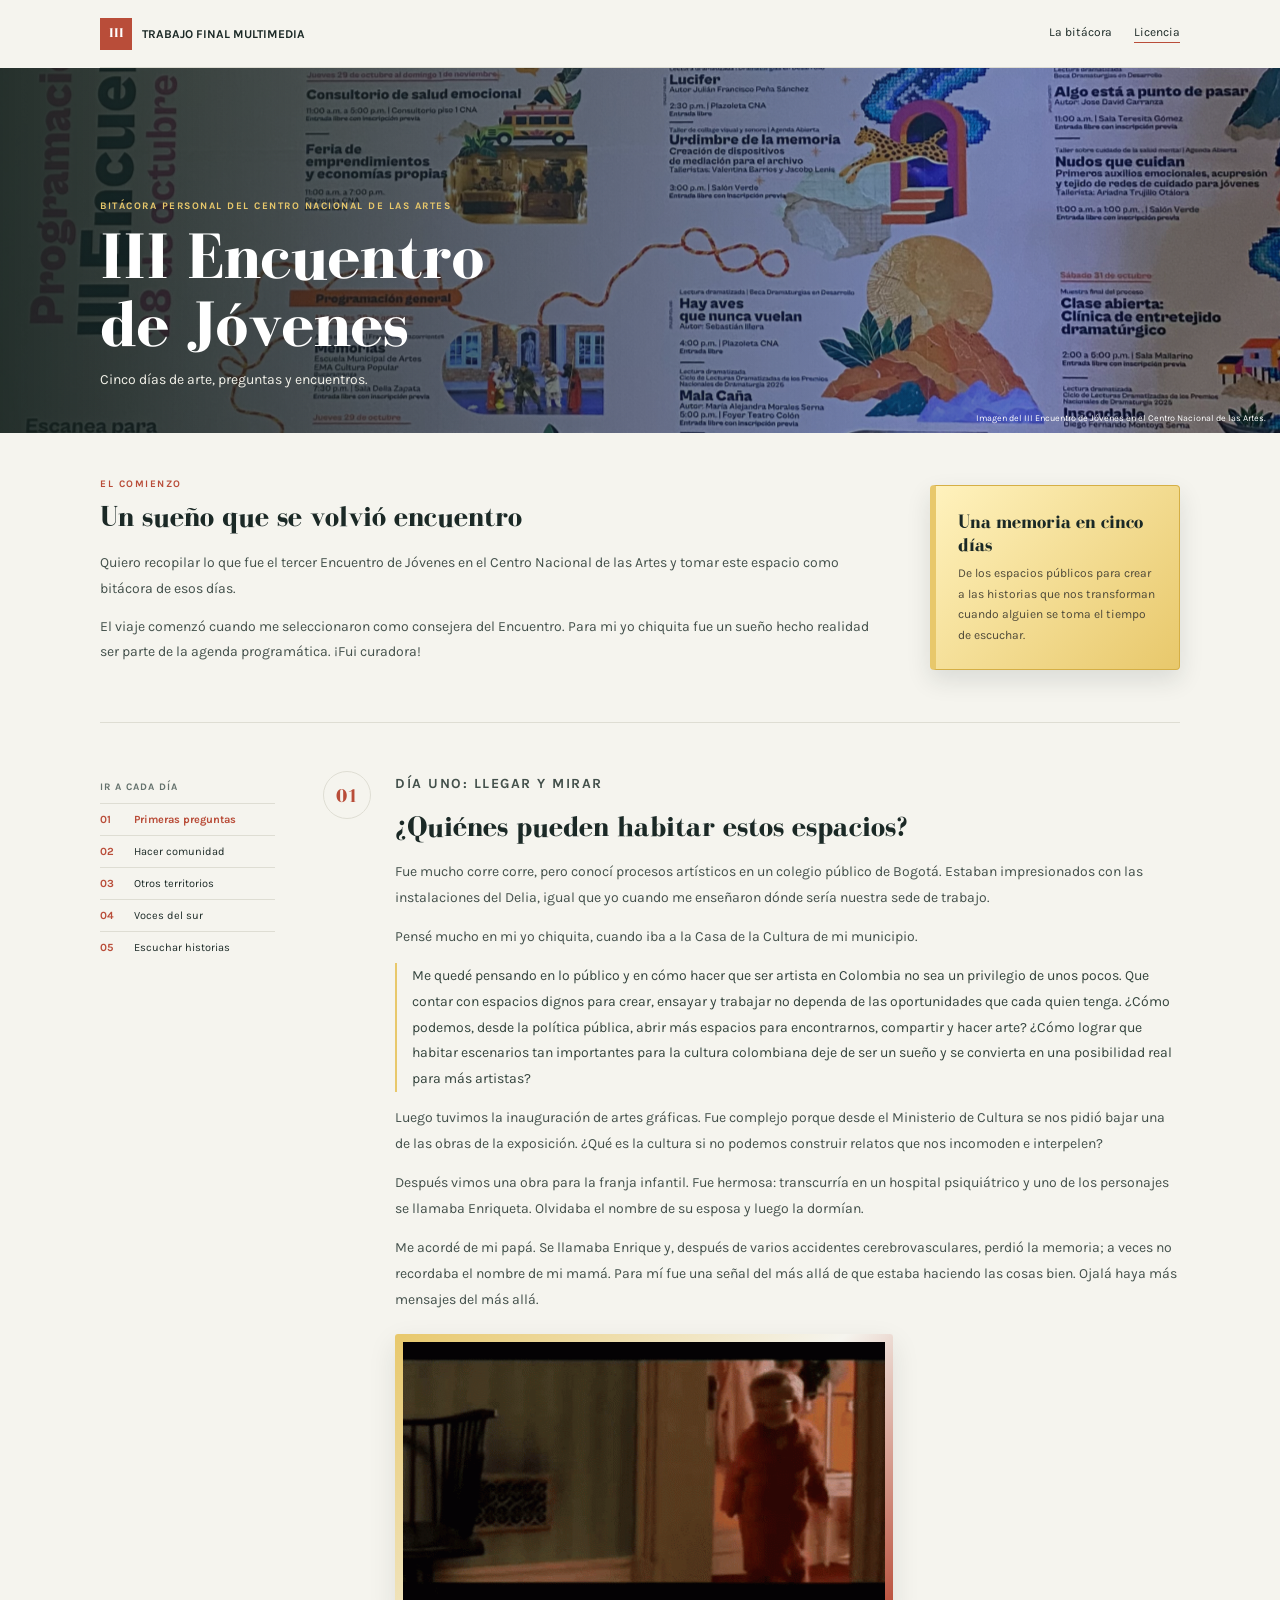
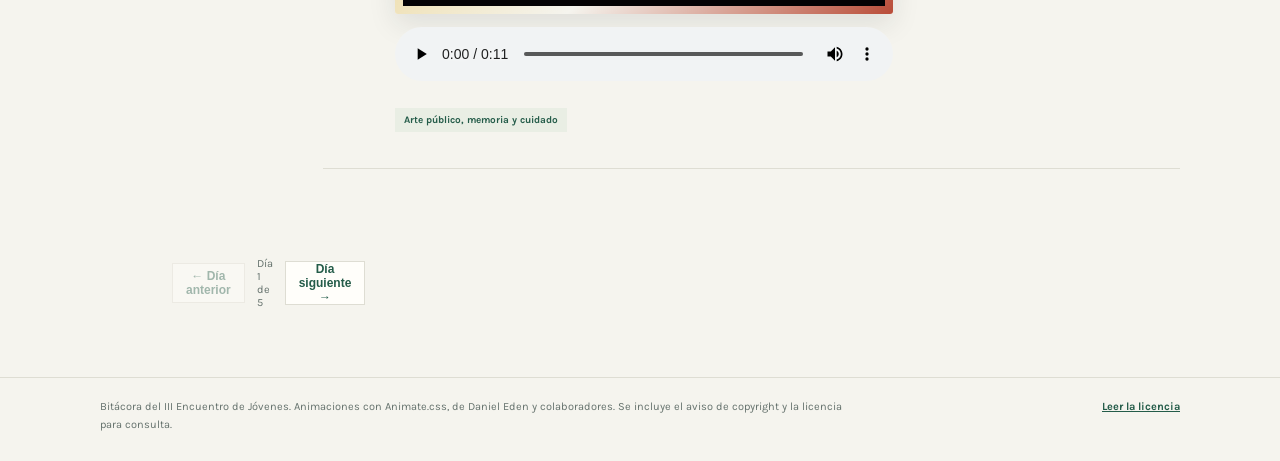
<file: index.html>
<!DOCTYPE html>
<html lang="es">
<head>
	<meta charset="utf-8" />
	<meta name="viewport" content="width=device-width, initial-scale=1" />
	<meta name="description" content="Bitácora personal del III Encuentro de Jóvenes en el Centro Nacional de las Artes." />
	<title>Bitácora | III Encuentro de Jóvenes</title>
	<link rel="preconnect" href="https://fonts.googleapis.com" />
	<link rel="preconnect" href="https://fonts.gstatic.com" crossorigin />
	<link href="https://fonts.googleapis.com/css2?family=Karla:wght@400;500;600;700&display=swap" rel="stylesheet" />
	<link rel="stylesheet" href="https://cdnjs.cloudflare.com/ajax/libs/animate.css/4.1.1/animate.min.css" />
	<link rel="stylesheet" href="estilos.css" />
</head>
<body>
	<header class="topbar shell">
		<a class="brand" href="#inicio"><span class="brand-mark">III</span> TRABAJO FINAL MULTIMEDIA</a>
		<nav aria-label="Navegación principal"><a href="#bitacora">La bitácora</a><a class="license" href="licencia/LICENSE.txt">Licencia</a></nav>
	</header>
	<section class="cover" id="inicio" aria-labelledby="page-title">
		<img src="FOTOS/1.%20imagen%20encuentro%20de%20jovenes.jpg" alt="Fotografía de la programación del III Encuentro de Jóvenes en el Centro Nacional de las Artes." />
		<div class="cover-content animate__animated animate__fadeInUp">
			<p class="eyebrow">Bitácora personal del Centro Nacional de las Artes</p>
			<h1 id="page-title">III Encuentro<br />de Jóvenes</h1>
			<p>Cinco días de arte, preguntas y encuentros.</p>
		</div>
		<span class="caption">Imagen del III Encuentro de Jóvenes en el Centro Nacional de las Artes.</span>
	</section>
	<section class="intro shell" aria-labelledby="intro-title">
		<div>
			<p class="eyebrow">El comienzo</p>
			<h2 id="intro-title">Un sueño que se volvió encuentro</h2>
			<p>Quiero recopilar lo que fue el tercer Encuentro de Jóvenes en el Centro Nacional de las Artes y tomar este espacio como bitácora de esos días.</p>
			<p>El viaje comenzó cuando me seleccionaron como consejera del Encuentro. Para mi yo chiquita fue un sueño hecho realidad ser parte de la agenda programática. ¡Fui curadora!</p>
		</div>
		<aside class="aside"><strong>Una memoria en cinco días</strong>De los espacios públicos para crear a las historias que nos transforman cuando alguien se toma el tiempo de escuchar.</aside>
	</section>
	<main class="journal shell" id="bitacora">
		<nav class="day-nav" aria-label="Entradas por día">
			<p>Ir a cada día</p>
			<a href="#dia-1"><span>01</span>Primeras preguntas</a>
			<a href="#dia-2"><span>02</span>Hacer comunidad</a>
			<a href="#dia-3"><span>03</span>Otros territorios</a>
			<a href="#dia-4"><span>04</span>Voces del sur</a>
			<a href="#dia-5"><span>05</span>Escuchar historias</a>
		</nav>
		<div class="entries">
			<article class="entry" id="dia-1">
				<div class="number" aria-hidden="true">01</div><div>
					<p class="entry-label">Día uno: Llegar y mirar</p><h2>¿Quiénes pueden habitar estos espacios?</h2>
					<p>Fue mucho corre corre, pero conocí procesos artísticos en un colegio público de Bogotá. Estaban impresionados con las instalaciones del Delia, igual que yo cuando me enseñaron dónde sería nuestra sede de trabajo.</p>
					<p>Pensé mucho en mi yo chiquita, cuando iba a la Casa de la Cultura de mi municipio.</p>
					<p class="thought">Me quedé pensando en lo público y en cómo hacer que ser artista en Colombia no sea un privilegio de unos pocos. Que contar con espacios dignos para crear, ensayar y trabajar no dependa de las oportunidades que cada quien tenga. ¿Cómo podemos, desde la política pública, abrir más espacios para encontrarnos, compartir y hacer arte? ¿Cómo lograr que habitar escenarios tan importantes para la cultura colombiana deje de ser un sueño y se convierta en una posibilidad real para más artistas?</p>
					<p>Luego tuvimos la inauguración de artes gráficas. Fue complejo porque desde el Ministerio de Cultura se nos pidió bajar una de las obras de la exposición. ¿Qué es la cultura si no podemos construir relatos que nos incomoden e interpelen?</p>
					<p>Después vimos una obra para la franja infantil. Fue hermosa: transcurría en un hospital psiquiátrico y uno de los personajes se llamaba Enriqueta. Olvidaba el nombre de su esposa y luego la dormían.</p>
					<p>Me acordé de mi papá. Se llamaba Enrique y, después de varios accidentes cerebrovasculares, perdió la memoria; a veces no recordaba el nombre de mi mamá. Para mí fue una señal del más allá de que estaba haciendo las cosas bien. Ojalá haya más mensajes del más allá.</p>
					<div class="entry-media">
						<img src="FOTOS/Es%20hoy%20es%20hoy%20.gif" alt="GIF de Stuart Little con el texto Es hoy" loading="lazy" />
						<audio controls preload="metadata" aria-label="Sonido del primer día">
							<source src="FOTOS/Stuart%20Little%20-%20Es%20hoy,%20es%20hoy.mp3" type="audio/mpeg" />
							Tu navegador no admite la reproducción de audio.
						</audio>
					</div>
					<span class="tag">Arte público, memoria y cuidado</span>
				</div>
			</article>
			<article class="entry" id="dia-2">
				<div class="number" aria-hidden="true">02</div><div>
					<p class="entry-label">Día dos: El público también se construye</p><h2>Encontrarnos para hacer comunidad</h2>
					<p>Este día fue peculiar. Llegué en la tarde por el trabajo, pero fue hermoso ver cómo un colectivo de danza de Bucaramanga se presentó en el Delia. Hacen danza contemporánea e improvisación de contacto, un lenguaje que vemos en corporal.</p>
					<div class="entry-media">
						<p class="entry-media-title">Danza de contacto</p>
						<video controls preload="metadata" playsinline aria-label="Video de danza de contacto">
							<source src="FOTOS/danza-contacto-web.mp4" type="video/mp4" />
							Tu navegador no admite la reproducción de video.
						</video>
						<p class="entry-media-title">Acompaña con música</p>
						<audio controls preload="metadata" aria-label="The Blaze, TERRITORY">
							<source src="FOTOS/The%20Blaze%20-%20TERRITORY%20%28Official%20Video%29.mp3" type="audio/mpeg" />
							Tu navegador no admite la reproducción de audio.
						</audio>
					</div>
					<p>No hubo mucho público y eso me dejó pensando en la divulgación de los encuentros culturales. En Bogotá necesitamos crear comunidad y escuela de público para las artes: que estos espacios se conozcan, se habiten y se sientan propios.</p>
					<span class="tag">Danza, público y comunidad</span>
				</div>
			</article>
			<article class="entry" id="dia-3">
				<div class="number" aria-hidden="true">03</div><div>
					<p class="entry-label">Día tres: Escuchar otros territorios</p><h2>El país también cabe en una conversación</h2>
					<p>Este día fue hermoso. Tuvimos un encuentro entre artistas, asesores y consejeres del Encuentro. Fue un espacio muy bonito porque nos permitió conocer realidades culturales de nuestro país más allá de Bogotá y escuchar de primera mano los desafíos de quienes hacen arte en otros territorios.</p>
					<p>Nos hablaron de Pasto, donde no existe una oferta de formación profesional en artes escénicas, y de Tumaco, donde hay numerosas sabedoras y sabedores cuyos conocimientos y trayectorias no cuentan con una certificación formal. Eso les impide acceder a convocatorias, pues no tienen cómo acreditar sus saberes y experiencia.</p>
					<p>Más tarde vimos la obra de Pasto en el Teatro Colón. Los artistas estaban muy emocionados de presentarse en un escenario tan importante y de haber llegado hasta allí, a pesar de las barreras que enfrentan quienes hacen arte en Nariño. Fue muy bonito ver lo que significaba para ellos ocupar ese espacio.</p>
					<div class="entry-media">
						<img src="FOTOS/equipo-artistas-asesores.png" alt="Equipo de artistas, asesores y consejeres reunidos durante el Encuentro de Jóvenes." loading="lazy" />
					</div>
					<span class="tag">Pasto, Tumaco y Nariño</span>
				</div>
			</article>
			<article class="entry" id="dia-4">
				<div class="number" aria-hidden="true">04</div><div>
					<p class="entry-label">Día cuatro: Sonidos que nos acercan</p><h2>La radio también es un lugar de encuentro</h2>
					<p>Tuvimos un día de radio comunitaria con Ondanza, un colectivo que hace radio desde los sonidos del sur.</p>
					<p>En la noche estuvo Chureo Callejero en el Teatro Colón. Fue muy chévere tenerlos ese día.</p>
					<div class="entry-media">
						<p class="entry-media-title">Ondanza</p>
						<video controls preload="metadata" playsinline aria-label="Video de Ondanza">
							<source src="FOTOS/Ondanza-web.mp4" type="video/mp4" />
							Tu navegador no admite la reproducción de video.
						</video>
						<p class="entry-media-title">Chureo Callejero: KANALETE</p>
						<audio controls preload="metadata" aria-label="Audio de Chureo Callejero, KANALETE">
							<source src="FOTOS/Chureo%20Callejero%20-%20KANALETE%20%28Official%20Video%29.mp3" type="audio/mpeg" />
							Tu navegador no admite la reproducción de audio.
						</audio>
					</div>
					<span class="tag">Ondanza, radio comunitaria y Chureo Callejero</span>
				</div>
			</article>
			<article class="entry" id="dia-5">
				<div class="number" aria-hidden="true">05</div><div>
					<p class="entry-label">Día cinco: Cerrar escuchando</p><h2>El grito que encontró palabras</h2>
					<p>Ya estábamos llegando al cierre del Encuentro, pero me enfermé; creo que fue por el estrés. Aun así, cerramos con danza y narración oral.</p>
					<p>Una de las obras fue <em>El grito de la Mona</em>. Nos hizo pensar en cómo la educación puede transformar vidas y en que, a veces, uno de los actos más transformadores de enseñar es simplemente escuchar con atención las historias de los estudiantes.</p>
					<p>Nos contaron la historia de un chico que pasaba mucho tiempo solo porque sus papás trabajaban todo el día. Casi nunca hacía las tareas que le dejaba su profesor, hasta que un día decidió escribirle una carta a la niña que le gustaba, la Mona. Por primera vez dejó de gritar y encontró en las palabras una forma de expresar lo que sentía.</p>
					<p class="thought">Y todo porque un profesor, de esos locos soñadores que creen que la educación puede cambiar el mundo, se tomó el tiempo de escucharlo y descubrió que, detrás de sus gritos, había una historia que merecía ser contada.</p>
					<div class="entry-media">
						<p class="entry-media-title">El grito de la Mona</p>
						<video controls preload="metadata" playsinline aria-label="Video de El grito de la Mona">
							<source src="FOTOS/la-mona-web.mp4" type="video/mp4" />
							Tu navegador no admite la reproducción de video.
						</video>
					</div>
					<span class="tag">Educación, escucha y narración oral</span>
				</div>
			</article>
		</div>
		<div class="pager" aria-label="Cambiar de día">
			<button id="previous-day" type="button">← Día anterior</button>
			<span class="pager-current" id="day-count" aria-live="polite"></span>
			<button id="next-day" type="button">Día siguiente →</button>
		</div>
	</main>
	<footer><div class="shell"><p>Bitácora del III Encuentro de Jóvenes. Animaciones con Animate.css, de Daniel Eden y colaboradores. Se incluye el aviso de copyright y la licencia para consulta.</p><a href="licencia/LICENSE.txt">Leer la licencia</a></div></footer>
	<script>
		const entries = Array.from(document.querySelectorAll(".entry"));
		const dayLinks = Array.from(document.querySelectorAll(".day-nav a"));
		const previousButton = document.querySelector("#previous-day");
		const nextButton = document.querySelector("#next-day");
		const dayCount = document.querySelector("#day-count");
		let currentDay = 0;

		function showDay(index, updateUrl = false) {
			const nextDay = Math.max(0, Math.min(index, entries.length - 1));
			const isPrevious = nextDay < currentDay;
			currentDay = nextDay;
			entries.forEach((entry, entryIndex) => {
				const isActive = entryIndex === currentDay;
				entry.classList.toggle("from-previous", isActive && isPrevious);
				entry.classList.toggle("is-active", isActive);
				if (entryIndex === currentDay) entry.setAttribute("aria-current", "true");
				else entry.removeAttribute("aria-current");
			});
			dayLinks.forEach((link, linkIndex) => {
				if (linkIndex === currentDay) link.setAttribute("aria-current", "page");
				else link.removeAttribute("aria-current");
			});
			previousButton.disabled = currentDay === 0;
			nextButton.disabled = currentDay === entries.length - 1;
			dayCount.textContent = `Día ${currentDay + 1} de ${entries.length}`;
			if (updateUrl) history.pushState(null, "", `#${entries[currentDay].id}`);
		}

		dayLinks.forEach((link, index) => link.addEventListener("click", (event) => {
			event.preventDefault();
			showDay(index, true);
			document.querySelector("#bitacora").scrollIntoView({ behavior: "smooth", block: "start" });
		}));
		previousButton.addEventListener("click", () => {
			showDay(currentDay - 1, true);
			document.querySelector("#bitacora").scrollIntoView({ behavior: "smooth", block: "start" });
		});
		nextButton.addEventListener("click", () => {
			showDay(currentDay + 1, true);
			document.querySelector("#bitacora").scrollIntoView({ behavior: "smooth", block: "start" });
		});
		window.addEventListener("popstate", () => {
			const index = entries.findIndex((entry) => `#${entry.id}` === window.location.hash);
			showDay(index < 0 ? 0 : index);
		});

		const initialDay = entries.findIndex((entry) => `#${entry.id}` === window.location.hash);
		showDay(initialDay < 0 ? 0 : initialDay);
	</script>
</body>
</html>
</file>
<file: estilos.css>
/* Fuentes */
@font-face {
	font-family: "Bodoni FLF";
	src: url("fonts/BodoniFLF-Roman.ttf") format("truetype");
	font-style: normal;
	font-weight: 400;
	font-display: swap;
}

@font-face {
	font-family: "Bodoni FLF";
	src: url("fonts/BodoniFLF-Italic.ttf") format("truetype");
	font-style: italic;
	font-weight: 400;
	font-display: swap;
}

@font-face {
	font-family: "Bodoni FLF";
	src: url("fonts/BodoniFLF-Bold.ttf") format("truetype");
	font-style: normal;
	font-weight: 700;
	font-display: swap;
}

@font-face {
	font-family: "Bodoni FLF";
	src: url("fonts/BodoniFLF-BoldItalic.ttf") format("truetype");
	font-style: italic;
	font-weight: 700;
	font-display: swap;
}

/* Colores y estilos base */
:root {
	--ink: #1b2926;
	--muted: #64716c;
	--paper: #f5f4ee;
	--green: #245c49;
	--red: #b94d39;
	--yellow: #e8c86b;
	--line: #deddd3;
	font-family: "Karla", sans-serif;
	color: var(--ink);
	background: var(--paper);
	scroll-behavior: smooth;
}

* {
	box-sizing: border-box;
}

body {
	min-width: 320px;
	margin: 0;
}

a {
	color: inherit;
}

nav {
	display: flex;
	gap: 22px;
	font-size: 12px;
}

nav a {
	text-decoration: none;
}

nav a:hover {
	color: var(--red);
}

.shell {
	width: min(1080px, calc(100% - 44px));
	margin: 0 auto;
}

/* Encabezado y portada */
.topbar {
	height: 68px;
	display: flex;
	align-items: center;
	justify-content: space-between;
	border-bottom: 1px solid var(--line);
}

.brand {
	display: flex;
	align-items: center;
	gap: 10px;
	font-size: 12px;
	font-weight: 700;
	text-decoration: none;
}

.brand-mark {
	width: 32px;
	height: 32px;
	display: grid;
	place-items: center;
	background: var(--red);
	color: #fff;
	font: 700 13px "Bodoni FLF", Georgia, serif;
}

.license {
	padding-bottom: 3px;
	border-bottom: 1px solid var(--red);
}

.cover {
	position: relative;
	min-height: 365px;
	display: flex;
	align-items: end;
	overflow: hidden;
	background:
		radial-gradient(circle at 80% 20%, #e8c86b66, transparent 28%),
		linear-gradient(135deg, #245c49, #b94d39);
	color: #fff;
}

.cover img {
	position: absolute;
	inset: 0;
	width: 100%;
	height: 100%;
	object-fit: cover;
	object-position: center 55%;
	animation: cover-entry 1.4s cubic-bezier(.2, .7, .2, 1) both, cover-drift 14s ease-in-out 1.4s infinite alternate;
}

.cover::after {
	position: absolute;
	inset: 0;
	background: linear-gradient(90deg, #16241fe8, #16241f75 55%, #16241f20);
	content: "";
}

.cover-content {
	position: relative;
	z-index: 1;
	width: min(1080px, calc(100% - 44px));
	margin: 0 auto;
	padding: 45px 0;
}

.eyebrow,
.entry-label {
	color: var(--red);
	font-size: 10px;
	font-weight: 700;
	letter-spacing: 1.5px;
	text-transform: uppercase;
}

.cover .eyebrow {
	color: var(--yellow);
}

h1 {
	margin: 10px 0;
	font: 700 clamp(40px, 6vw, 66px)/1.04 "Bodoni FLF", Georgia, serif;
}

#page-title {
	animation: title-shift 6s ease-in-out infinite, title-breath 3.2s ease-in-out infinite;
}

h1,
h2 {
	transition: color .3s ease, text-shadow .3s ease, transform .3s ease;
}

h1:hover,
h2:hover {
	transform: translateY(-2px);
	text-shadow: 0 6px 18px rgba(185, 77, 57, .18);
}

.intro h2 {
	animation: intro-title-enter .8s cubic-bezier(.2, .7, .2, 1) .15s both, title-breath 3.2s ease-in-out .8s infinite;
}

.cover p:last-child {
	margin: 12px 0 0;
	color: #f2f1e9;
	font-size: 14px;
	animation: cover-copy-enter .9s cubic-bezier(.2, .7, .2, 1) .75s both, cover-copy-breath 3.6s ease-in-out 1.65s infinite;
}

.caption {
	position: absolute;
	z-index: 2;
	right: 14px;
	bottom: 10px;
	color: white;
	font-size: 9px;
}

/* Introduccion */
.intro {
	display: grid;
	grid-template-columns: 1fr 250px;
	gap: 50px;
	padding: 45px 0;
	border-bottom: 1px solid var(--line);
}

.intro .eyebrow {
	margin: 0 0 10px;
}

h2 {
	font: 700 29px/1.2 "Bodoni FLF", Georgia, serif;
}

.intro h2 {
	margin: 0 0 15px;
}

.intro p:not(.eyebrow),
.entry p {
	color: #43504b;
	font-size: 14px;
	line-height: 1.85;
}

.intro p:not(.eyebrow) {
	margin: 0 0 12px;
}

.intro > div {
	animation: text-reveal .65s .08s both;
}

.aside {
	align-self: center;
	padding: 24px 22px;
	border: 1px solid #d5af45;
	border-left: 6px solid var(--yellow);
	border-radius: 4px;
	background: linear-gradient(135deg, #fff2bd, #e8c86b);
	color: #4e4938;
	font-size: 12px;
	line-height: 1.7;
	box-shadow: 0 10px 24px rgba(27, 41, 38, .12);
}

.aside strong {
	display: block;
	margin-bottom: 7px;
	color: var(--ink);
	font: 700 19px "Bodoni FLF", Georgia, serif;
}

.intro > .aside {
	animation: text-reveal .65s .2s both;
}

/* Navegacion entre dias */
.journal {
	display: grid;
	grid-template-columns: 175px minmax(0, 1fr);
	gap: 48px;
	padding: 48px 0 68px;
}

.day-nav {
	position: sticky;
	top: 20px;
	align-self: start;
	display: block;
}

.day-nav p {
	color: var(--muted);
	font-size: 10px;
	font-weight: 700;
	letter-spacing: 1px;
	text-transform: uppercase;
}

.day-nav a {
	display: block;
	padding: 9px 0;
	border-top: 1px solid var(--line);
	font-size: 11px;
	text-decoration: none;
}

.day-nav span {
	display: inline-block;
	width: 34px;
	color: var(--red);
	font-weight: 700;
}

.day-nav a[aria-current="page"] {
	color: var(--red);
	font-weight: 700;
}

.entries {
	min-width: 0;
	overflow-x: clip;
}

/* Entradas y animaciones */
.entry:not(.is-active) {
	display: none;
}

.entry {
	display: grid;
	grid-template-columns: 54px minmax(0, 1fr);
	gap: 18px;
	padding-bottom: 36px;
	margin-bottom: 36px;
	border-bottom: 1px solid var(--line);
	scroll-margin-top: 20px;
}

.entry.is-active {
	display: grid;
	animation: day-enter .35s ease both;
}

.entry:last-child {
	border: 0;
}

.entry.is-active .entry-label,
.entry.is-active h2,
.entry.is-active p,
.entry.is-active .tag {
	animation: text-reveal .55s both;
}

.entry.is-active .entry-label {
	animation-delay: .04s;
}

.entry.is-active h2 {
	animation: heading-enter-next .65s cubic-bezier(.2, .7, .2, 1) .08s both, day-title-color 1.6s ease-in-out .1s both, title-breath 3.2s ease-in-out .7s infinite;
}

.entry.is-active.from-previous h2 {
	animation-name: heading-enter-previous, day-title-color, title-breath;
}

.entry.is-active p {
	animation-delay: .16s;
}

.entry.is-active .tag {
	animation-delay: .24s;
}

.number {
	width: 48px;
	height: 48px;
	display: grid;
	place-items: center;
	border: 1px solid var(--line);
	border-radius: 50%;
	color: var(--red);
	font: 700 19px "Bodoni FLF", Georgia, serif;
}

.entry-label {
	margin: 0 0 10px;
}

.entry h2 {
	margin: 0 0 14px;
}

.entry p {
	margin: 0 0 13px;
}

.entry .thought {
	padding-left: 15px;
	border-left: 2px solid var(--yellow);
	color: #34443d;
}

.tag {
	display: inline-block;
	padding: 6px 9px;
	margin-top: 5px;
	background: #e9eee4;
	color: var(--green);
	font-size: 10px;
	font-weight: 700;
}

.pager {
	display: flex;
	align-items: center;
	justify-content: space-between;
	gap: 12px;
	margin: 4px 0 0 72px;
}

.pager button {
	min-height: 40px;
	padding: 0 13px;
	border: 1px solid var(--line);
	background: #fffefa;
	color: var(--green);
	font-size: 12px;
	font-weight: 700;
	cursor: pointer;
}

.pager button:hover:not(:disabled) {
	border-color: var(--green);
}

.pager button:disabled {
	cursor: not-allowed;
	opacity: .4;
}

.pager-current {
	color: var(--muted);
	font-size: 11px;
}

.pager button:focus-visible,
.day-nav a:focus-visible {
	outline: 3px solid #78ac91;
	outline-offset: 3px;
}

/* GIF y audio del primer dia */
.entry-media {
	display: grid;
	gap: 12px;
	width: min(100%, 498px);
	margin: 22px 0;
}

.entry-media img {
	display: block;
	width: 100%;
	height: auto;
}

.entry-media img,
.entry-media video {
	border-radius: 3px;
	box-shadow: 0 10px 28px rgba(27, 41, 38, .10);
	animation: media-enter .75s cubic-bezier(.2, .7, .2, 1) .28s both, media-breath 4s ease-in-out .9s infinite;
	transition: transform .35s ease, box-shadow .35s ease;
}

.entry-media img {
	padding: 8px;
	background: linear-gradient(135deg, #e8c86b, #f5f4ee 58%, #b94d39);
	object-fit: cover;
}

.entry-media video {
	padding: 8px;
	background: linear-gradient(135deg, #245c49, #91ab9d);
}

.entry-media:nth-of-type(even) img {
	background: linear-gradient(135deg, #91ab9d, #f5f4ee 60%, #245c49);
}

.entry-media img:hover,
.entry-media video:hover {
	box-shadow: 0 16px 34px rgba(27, 41, 38, .18);
}

.entry-media audio {
	display: block;
	width: 100%;
}

.entry-media video {
	display: block;
	width: 100%;
	max-height: 480px;
	background: var(--ink);
}

.entry-media-title {
	margin: 0;
	color: var(--ink);
	font: 700 20px "Bodoni FLF", Georgia, serif;
}

/* Pie de pagina */
footer {
	padding: 20px 0 26px;
	border-top: 1px solid var(--line);
	color: var(--muted);
	font-size: 11px;
	line-height: 1.7;
}

footer .shell {
	display: flex;
	justify-content: space-between;
	gap: 18px;
}

footer p {
	max-width: 750px;
	margin: 0;
}

footer a {
	color: var(--green);
	font-weight: 700;
}

/* Adaptacion movil */
@media (max-width: 700px) {
	.shell,
	.cover-content {
		width: calc(100% - 30px);
	}

	.topbar {
		height: 60px;
	}

	nav {
		gap: 14px;
	}

	nav a:first-child {
		display: none;
	}

	.cover {
		min-height: 330px;
	}

	.cover:after {
		background: linear-gradient(0deg, #16241fdc, #16241f22);
	}

	.intro {
		grid-template-columns: 1fr;
		gap: 18px;
		padding: 34px 0;
	}

	.journal {
		grid-template-columns: 1fr;
		gap: 18px;
		padding: 34px 0 48px;
	}

	.day-nav {
		position: static;
		display: flex;
		flex-wrap: wrap;
		gap: 6px;
	}

	.day-nav p {
		width: 100%;
		margin-bottom: 4px;
	}

	.day-nav a {
		padding: 7px 9px;
		border: 1px solid var(--line);
		background: #fffefa;
	}

	.day-nav span {
		width: auto;
		margin-right: 4px;
	}

	.entry {
		grid-template-columns: 40px minmax(0, 1fr);
		gap: 12px;
	}

	.number {
		width: 38px;
		height: 38px;
		font-size: 15px;
	}

	.entry h2 {
		font-size: 25px;
	}

	.entry p,
	.intro p:not(.eyebrow) {
		font-size: 13px;
	}

	.pager {
		margin-left: 0;
	}

	.pager button {
		padding: 0 9px;
		font-size: 11px;
	}

	footer .shell {
		flex-direction: column;
	}
}

/* Accesibilidad: reducir animaciones */
@media (prefers-reduced-motion: reduce) {
	*,
	*::before,
	*::after {
		scroll-behavior: auto !important;
		animation-duration: .01ms !important;
		animation-iteration-count: 1 !important;
		transition-duration: .01ms !important;
	}
}

/* Animaciones */
@keyframes cover-entry {
	from {
		opacity: 0;
		transform: scale(1.18) translate3d(-3%, 2%, 0);
		filter: blur(6px) brightness(.7);
	}
	to {
		opacity: 1;
		transform: scale(1.02) translate3d(0, 0, 0);
		filter: blur(0) brightness(1);
	}
}

@keyframes cover-drift {
	from {
		transform: scale(1.02) translate3d(-.35%, 0, 0);
	}
	to {
		transform: scale(1.08) translate3d(.35%, -1.2%, 0);
	}
}

@keyframes cover-copy-enter {
	from {
		opacity: 0;
		transform: translateY(24px) scale(.92);
	}
	to {
		opacity: 1;
		transform: translateY(0) scale(1);
	}
}

@keyframes cover-copy-breath {
	0%,
	100% {
		color: #f2f1e9;
		transform: translateY(0);
		text-shadow: 0 0 0 transparent;
	}
	50% {
		color: #f0ca62;
		transform: translateY(-4px);
		text-shadow: 0 4px 14px rgba(232, 200, 107, .35);
	}
}

@keyframes intro-title-enter {
	from {
		opacity: 0;
		transform: translateX(-24px);
		letter-spacing: 1px;
	}
	to {
		opacity: 1;
		transform: translateX(0);
		letter-spacing: 0;
	}
}

@keyframes media-breath {
	0%,
	100% {
		translate: 0 0;
		scale: 1;
	}
	50% {
		translate: 0 -7px;
		scale: 1.018;
	}
}

@keyframes title-breath {
	0%,
	100% {
		translate: 0 0;
		scale: 1;
	}
	50% {
		translate: 0 -4px;
		scale: 1.025;
	}
}

@keyframes media-enter {
	from {
		opacity: 0;
		transform: translateY(18px) scale(.96);
		filter: saturate(.65);
	}
	to {
		opacity: 1;
		transform: translateY(0) scale(1);
		filter: saturate(1);
	}
}

@keyframes title-shift {
	0%,
	100% {
		color: #fff6e2;
		text-shadow: 0 0 0 #e8c86b00;
	}
	50% {
		color: #f0ca62;
		text-shadow: 0 0 18px #e8c86b7a;
	}
}

@keyframes text-reveal {
	from {
		opacity: 0;
		transform: translateY(10px);
	}
	to {
		opacity: 1;
		transform: translateY(0);
	}
}

@keyframes day-enter {
	from {
		opacity: 0;
		transform: translateY(8px);
	}
	to {
		opacity: 1;
		transform: translateY(0);
	}
}

@keyframes heading-enter-next {
	from {
		opacity: 0;
		transform: translateX(26px);
		filter: blur(3px);
	}
	to {
		opacity: 1;
		transform: translateX(0);
		filter: blur(0);
	}
}

@keyframes heading-enter-previous {
	from {
		opacity: 0;
		transform: translateX(-26px);
		filter: blur(3px);
	}
	to {
		opacity: 1;
		transform: translateX(0);
		filter: blur(0);
	}
}

@keyframes day-title-color {
	0%,
	100% {
		color: var(--ink);
		text-shadow: 0 0 0 #b94d3900;
	}
	45% {
		color: var(--red);
		text-shadow: 0 0 12px #b94d3940;
	}
}
</file>
